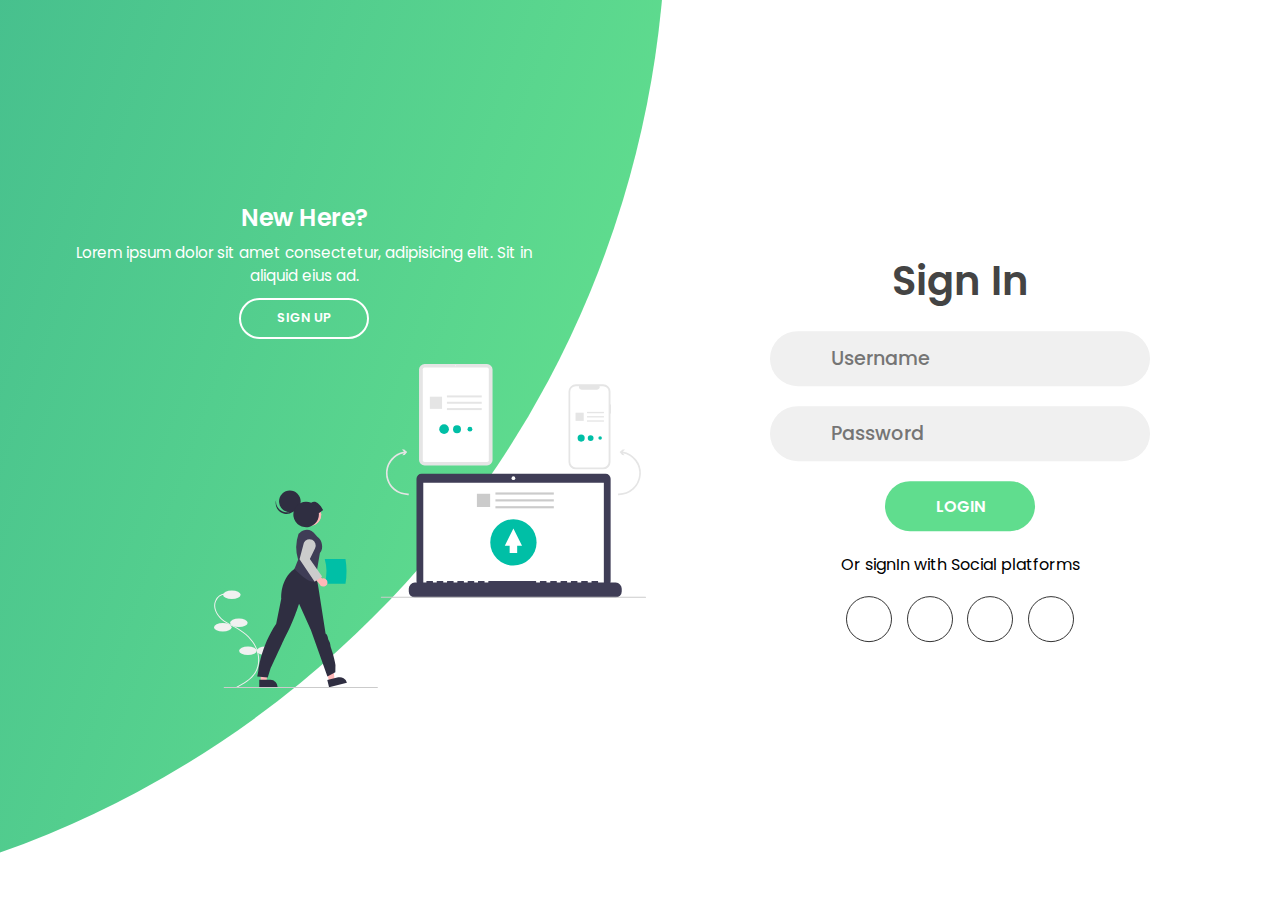
<file: Tools Panel.html>
<!DOCTYPE html>
<html lang="en">

<head>
    <meta charset="UTF-8">
    <meta http-equiv="X-UA-Compatible" content="IE=edge">
    <meta name="viewport" content="width=device-width, initial-scale=1.0">
    <!-- <link href="https://cdn.jsdelivr.net/npm/bootstrap@5.1.3/dist/css/bootstrap.min.css" rel="stylesheet" integrity="sha384-1BmE4kWBq78iYhFldvKuhfTAU6auU8tT94WrHftjDbrCEXSU1oBoqyl2QvZ6jIW3" crossorigin="anonymous"> -->

    <link rel="stylesheet" href="https://cdnjs.cloudflare.com/ajax/libs/font-awesome/6.1.2/css/all.min.css"
        integrity="sha512-1sCRPdkRXhBV2PBLUdRb4tMg1w2YPf37qatUFeS7zlBy7jJI8Lf4VHwWfZZfpXtYSLy85pkm9GaYVYMfw5BC1A=="
        crossorigin="anonymous" referrerpolicy="no-referrer" />

        <link rel="stylesheet" href="css/tools Panel.css">
        <title>Tools Panel</title>
</head>

<body>


    <div class="container">
        <div class="forms-container">
            <div class="signin-Signup">

                <form action="#" class="sign-in-form">

                    <h2 class="title">Sign In</h2>
                    <div class="input-field">
                        <i class="fas fa-user"></i>
                        <input type="text" name="" class="inputs" placeholder="Username">
                    </div>
                    <div class="input-field">
                        <i class="fas fa-lock"></i>
                        <input type="password" name="" class="inputs" placeholder="Password">
                    </div>
                    <input type="button" value="Login" class="btn soild">
                    <p class="social-text">Or signIn with Social platforms</p>

                    <div class="social-media">
                        <a href="#" class="social-icon">
                            <i class="fab fa-facebook-f"></i>
                        </a>
                        <a href="#" class="social-icon">
                            <i class="fab fa-twitter"></i>
                        </a>
                        <a href="#" class="social-icon">
                            <i class="fab fa-google"></i>
                        </a>
                        <a href="#" class="social-icon">
                            <i class="fab fa-linkedin-in"></i>
                        </a>
                    </div>

                </form>

            </div>


            <div class="signup-Signup">

                <form action="#" class="sign-up-form">

                    <h2 class="title">Sign Up</h2>
                    <div class="input-field">
                        <i class="fas fa-user"></i>
                        <input type="text" name="" class="input1" placeholder="Username">
                    </div>
                    <div class="input-field">
                        <i class="fas fa-envelope"></i>
                        <input type="email" name="" class="input2" placeholder="Email">
                    </div>
                    <div class="input-field">
                        <i class="fas fa-lock"></i>
                        <input type="password" name="" class="input3" placeholder="Password">
                    </div>
                    <input type="button" value="Sign Up Now" class="btn dark-btn soild" onclick="document.getElementsByClassName('inputs').value = ''">
                    <p class="social-text">Or signUp with Social platforms</p>

                    <div class="social-media">
                        <a href="#" class="social-icon">
                            <i class="fab fa-facebook-f"></i>
                        </a>
                        <a href="#" class="social-icon">
                            <i class="fab fa-twitter"></i>
                        </a>
                        <a href="#" class="social-icon">
                            <i class="fab fa-google"></i>
                        </a>
                        <a href="#" class="social-icon">
                            <i class="fab fa-linkedin-in"></i>
                        </a>
                    </div>

                </form>

            </div>


        </div>

        <div class="panels-container">
            <div class="panel left-panel">

                <div class="content">
                    <h3>New Here?</h3>
                    <p>Lorem ipsum dolor sit amet consectetur, adipisicing elit. Sit in aliquid eius ad.</p>
                    <button class="btn transparent" id="sign-up-button">Sign Up</button>
                    <img src="images/tools panel/logo1.svg" alt="" class="image">
                </div>
            </div>

            <div class="panel right-panel">
                <div class="content">
                    <h3>One of us?</h3>
                    <p>Lorem ipsum dolor sit amet consectetur, adipisicing elit. Sit in aliquid eius ad.</p>
                    <button class="btn transparent" id="sign-in-button">Sign In</button>
                    <img src="images/tools panel/login.svg" alt="" class="image">
                </div>
            </div>
        </div>



    </div>

</body>
<script src="js/tools panel.js"></script>

</html>
</file>
<file: css/tools Panel.css>
@import url('https://fonts.googleapis.com/css2?family=Poppins:wght@100;200;300;400;500;600;700;800;900&display=swap');

*{
    margin: 0px;
    padding: 0px;
    box-sizing: border-box;
    font-family: 'Poppins', sans-serif;
}

.container{
    position: relative;
    background: #fff;
    min-height: 100vh;
    width: 100%;
    overflow: hidden;
    z-index: 6;
}
.form-container{
    position: absolute;
    height: 100%;
    width: 100%;
    top: 0;
    left: 0;
}
.container::before{
    content: '';
    position: absolute;
    height: 2000px;
    width: 2000px;
    top: -10%;
    right: 48%;
    background-image: linear-gradient(-45deg, #20dbc2 0%, #00bfa6 100%) ;
    background-image: linear-gradient( 109.6deg,  rgba(24,138,141,1) 11.2%, rgba(96,221,142,1) 91.1% );
    transform: translateY(-50%);
    border-radius: 50%;
    transition: 1.8s ease-in-out;
}
form{
    display: flex;
    flex-direction: column;
    justify-content: center;
    align-items: center; 
    grid-column: 1 / 2;
    grid-row: 1 / 2;
    padding: 0 5rem;
}
.title{
    font-size: 2.5rem;
    color: #444;
    font-weight: 550;
    margin-bottom: 10px;
}
.input-field{
    max-width: 380px;
    width: 100%;
    height: 55px;
    background-color: #f0f0f0;
    margin: 10px 0px;
    border-radius: 55px;
    display: grid;
    grid-template-columns: 15% 85%;
    padding: 0 0.4rem;
    position: relative;
}
.input-field i{
    text-align: center;
    line-height: 55px;
    color: #acacac;
    font-size: 1.2rem;
}
.input-field input{
    background: none;
    outline: none;
    border: none;
    line-height: 1;
    color: #333;
    font-weight: 600;
    font-size: 1.2rem;
    margin-right: 30px;
}
.input-field input:placeholder-shown{
    color: #333;
    font-weight: 500;
}
.btn{
    width: 150px;
    height: 50px;
    border: none;
    outline: none;
    border-radius: 50px;
    background-color: rgba(96,221,142,1);
    color: white;
    font-weight:600;
    text-transform: uppercase;
    margin: 10px 0;
    transition: all 0.5s;
    font-size: medium;
}
.btn:hover{
    background-color: rgb(40, 182, 92);
    font-size: large;
}
.dark-btn{
    background-color: rgb(25, 180, 147);
}
.dark-btn:hover{
    background-color: rgb(12, 145, 116);
}
.social-text{
    padding: 0.7rem 0;
}
.social-media{
    display: flex;
    justify-content: center;
}
.social-icon{
    height: 46px;
    width: 46px;
    border: 1px solid #333;
    margin-top: 15px;
    margin:  0.45rem;
    display: flex;
    justify-content: center;
    align-items: center;
    text-decoration: none;
    color: #333;
    font-size: 1.3rem;
    border-radius: 50%;
    transition: all 0.1s;
}
.social-icon:hover{
    color: #20dbc2;
    border-color: #00bfa6;
}
.signup-Signup{
    position: absolute;
    top: 50%;
    left: 175%;
    transform: translate(-50%, -50%);
    display: grid;
    grid-template-rows: 1fr;
    z-index: 9;
    transition: 1.1s 0.4s ease-in-out;
}
.signin-Signup{
    position: absolute;
    top: 50%;
    left: 75%;
    transform: translate(-50%, -50%);
    display: grid;
    grid-template-rows: 1fr;
    z-index: 9;
    transition: 1.1s 0.4s ease-in-out;
}
form.sign-in-form{
    z-index: 2;
}
form.sign-up-form{
    z-index: 1;
    opacity: 0;
}
.image{
    width: 90%;
    transition: 1.1s 0.4s ease-in-out;
}
.panels-container{
    position: absolute;
    width: 100%;
    height: 100%;
    top: 0;
    left: 0;
    display: grid;
    grid-template-columns: repeat(2, 1fr);
}
.panel{
    display: flex;
    flex-direction: column;
    align-items: center;
    justify-content: center;
    text-align: center;
    z-index: 7;
}
.left-panel{
    padding: 0.5rem 15% 2rem 10%;
}
.right-panel{
    /* padding: 3rem 17% 2rem 15%; */
    padding: 0.5rem 15% 2rem 10%;
}
.panel .content{
    color: white;
    transition: 1.1s 0.4s ease-in-out;
}
.panel h3{
    font-weight: 600;
    line-height: 1;
    font-size: 1.5rem;
}
.panel p{
    font-size: 0.95rem;
    padding: 0.7rem 0;
}
.btn.transparent{
    margin: 0;
    width: 130px;
    height: 41px;
    font-size: 0.8rem;
    font-weight: 600;
    background: none;
    border: 2px solid #fff;
    cursor: pointer;
}
.btn.transparent:hover{
    transform: scale(1.1);
    background-color:white;
    font-size: 0.95rem ;
    color: #20dbc2;
}

.left-panel .image{
    margin: 0 150px;
    margin-top: 25px;
}
.left-panel .content{
    padding-top: 25px;
}

.right-panel .content,
.right-panel .image{
    transform: translateX(800px);
}
.right-panel .image{
    margin-top: 45px;
    margin-bottom: -25px;
    margin-left: -80px;
    padding: 0px;
    width: 90%;
}
.right-panel .content{
    padding-top: 0px;
    margin-top: -50px;
}


/* animatio */

.container.sign-up-mode::before{
    transform: translate(100% , -50%);
    right: 55%;
}
.container.sign-up-mode .left-panel .image,
.container.sign-up-mode .left-panel .content{
    transform: translate(-800px);
}
.container.sign-up-mode .right-panel .image,
.container.sign-up-mode .right-panel .content{
    transform: translateX(0%);
}

.container.sign-up-mode .left-panel{
    pointer-events: none;
}
.container.sign-up-mode .right-panel{
    pointer-events: all;
}
.container.sign-up-mode .signin-Signup{
    left: -25%;
}

.container.sign-up-mode form.sign-in-form{
    z-index: 1;
    opacity: 0;
}
.container.sign-up-mode .signup-Signup{
    left: 25%;
}
.container.sign-up-mode form.sign-up-form{
    z-index: 2;
    opacity: 1;
}


@media screen and (min-width:350px) and (max-width:576px)
{
    .container{
        position: relative;
    }
    .sign-in-form{
    }
    .signin-Signup{
        top: 50%;
        left: 50%;
        transform: translate(-50%, -50%);
    }    
    .left-panel .image{
        width: 70%;
    transform: translate(15%, 270%);
    }
    .left-panel .content{
        padding-top: 0px;
        transform: translateY(-65%) translateX(-8%);
    }
    .left-panel{
        padding:  0px;
    }
    .panel h3{
        font-weight: 600;
        line-height: 1;
        font-size: 1.5rem;
        margin-bottom: 0.8rem;
    }
    .panel p{
        padding-top: 0px;
        padding-left: 25px;
        padding-right: 20px;
        font-size: 0.7rem;

        
    }
    .btn.transparent{
        margin: 0;
        width: 86px;
        height: 27px;
        font-size: 0.8rem;
        font-weight: 600;
        background: none;
        border: 2px solid #fff;
        cursor: pointer;
    }
    .container::before{
        right: 30%;
        transform: translateY(-50%);
    }
   






    .right-panel{
        padding: 0px;
    }
    .panel .content{
        color: white;
        transition: 1.1s 0.4s ease-in-out;
    }
    .signup-Signup{
        top: 50%;
        left: 175%;
        transform: translate(-50%, -50%);
    }
    
    
    .container.sign-up-mode::before{
        transform: translate(100% , -50%);
        right: 70%;
    }




   
    .right-panel .image{
        width: 150%;
    transform: translateX(50%) translateY(150%);
    }
    .right-panel .content{
        opacity: 0;
        padding-top: 0px;
        width: 250%;
        transform: translateY(-73%) translateX(-8%);
    }  
    
    

    /* in Second Screen (SignUP sCreen) */



    .container.sign-up-mode .right-panel .content{
        padding: 0px !important;
        margin: 0px;
        width: 250%;
        opacity: 1;
        transform: translateX(-36%) translateY(-63%);
    }
    .container.sign-up-mode .right-panel .image{
        width: 100%;
    transform: translateX(-40%) translateY(230%);
    }
    .container.sign-up-mode .signin-Signup{
        opacity: 0;
    }
 
    .container.sign-up-mode form.sign-in-form{
        z-index: 1;
        opacity: 0;
    }
    .container.sign-up-mode .signup-Signup{
        left: 50%;
    }
}

@media screen and (min-width:576px) and (max-width:768px)
{
    .container{
        position: relative;
    }
    .sign-in-form{
    }
    .signin-Signup{
        top: 50%;
        left: 50%;
        transform: translate(-50%, -50%);
    }    
    .left-panel .image{
        width: 70%;
    transform: translate(25%, 330%);
    }
    .left-panel .content{
        padding-top: 0px;
        transform: translateY(-75%) translateX(-8%);
    }
    .left-panel{
        padding:  0px;
    }.panel h3{
        font-weight: 600;
        line-height: 1;
        font-size: 1.5rem;
        margin-bottom: 0.8rem;
    }
    .panel p{
        padding-top: 0px;
        padding-left: 25px;
        padding-right: 20px;
        font-size: 0.8rem;

        
    }
    .btn.transparent{
        margin: 0;
        width: 86px;
        height: 27px;
        font-size: 0.8rem;
        font-weight: 600;
        background: none;
        border: 2px solid #fff;
        cursor: pointer;
    }
    .container::before{
        right: 30%;
        transform: translateY(-50%);
    }
}
</file>
